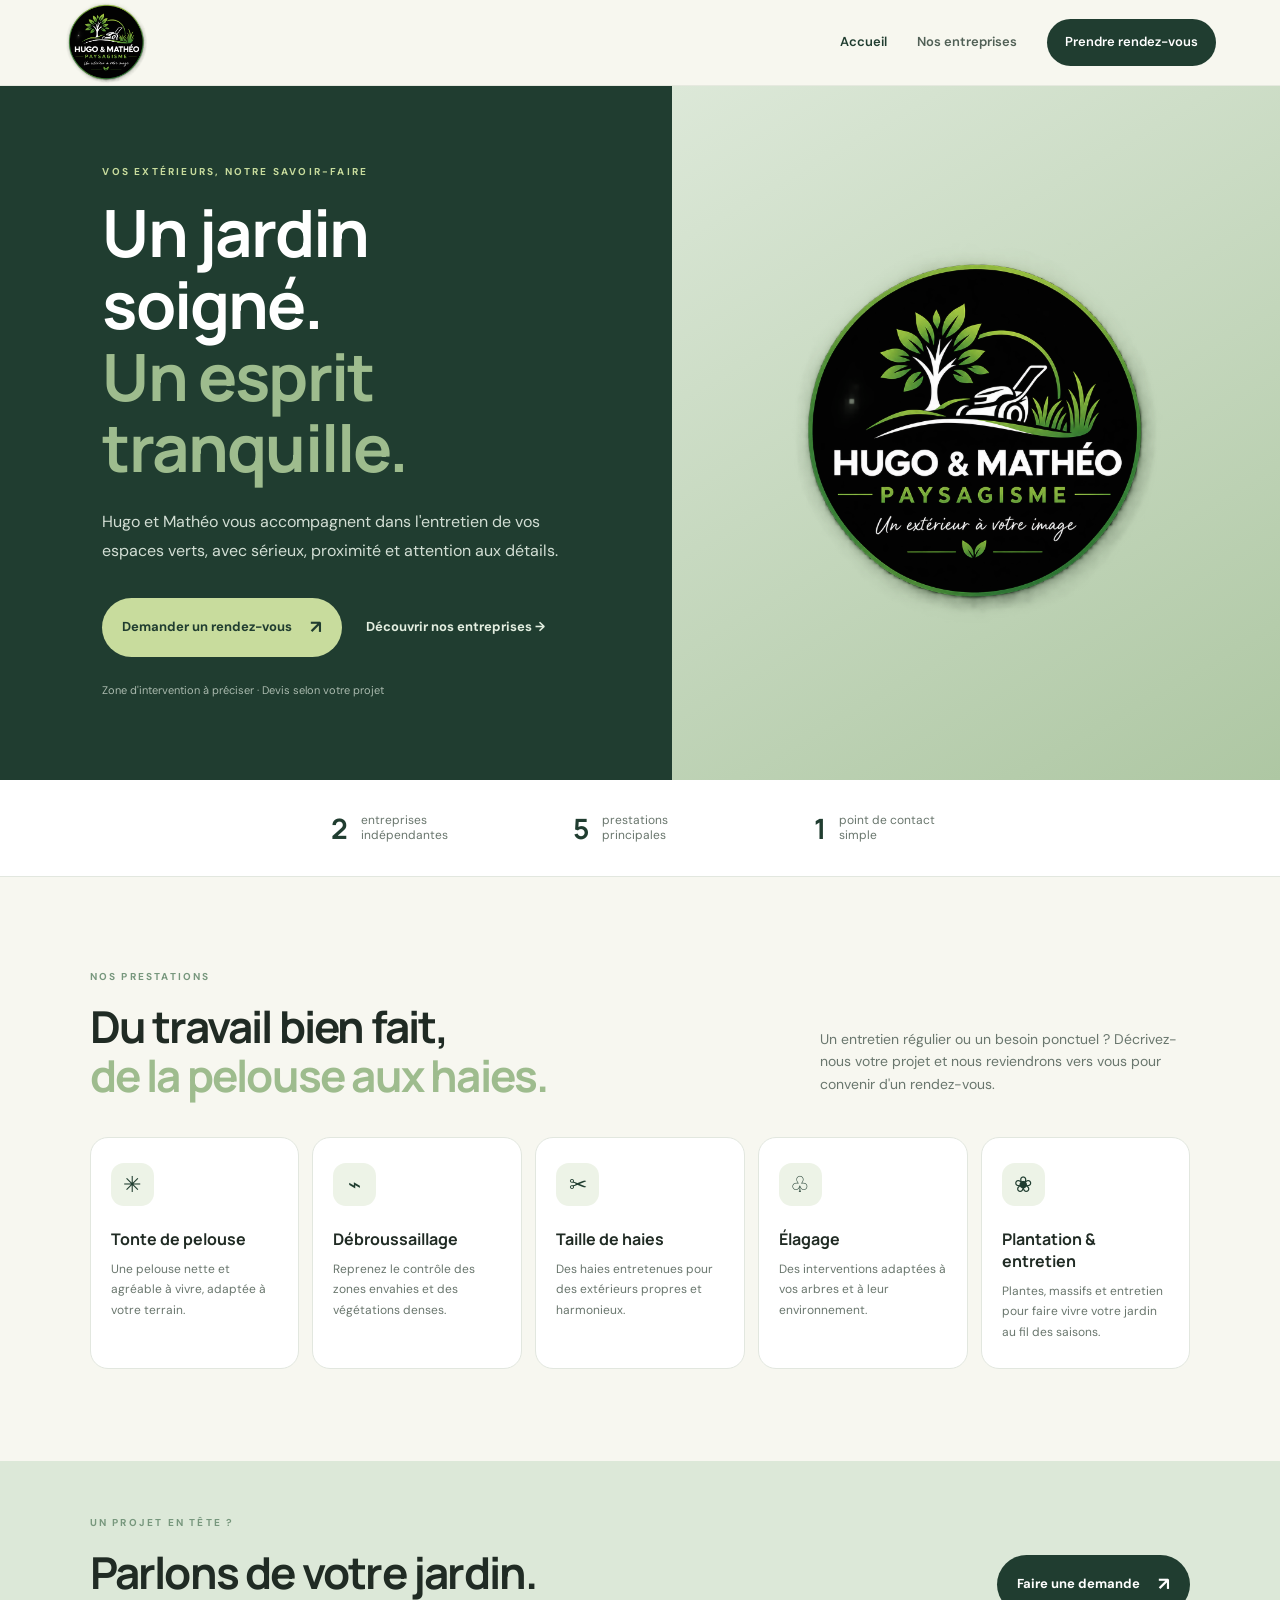
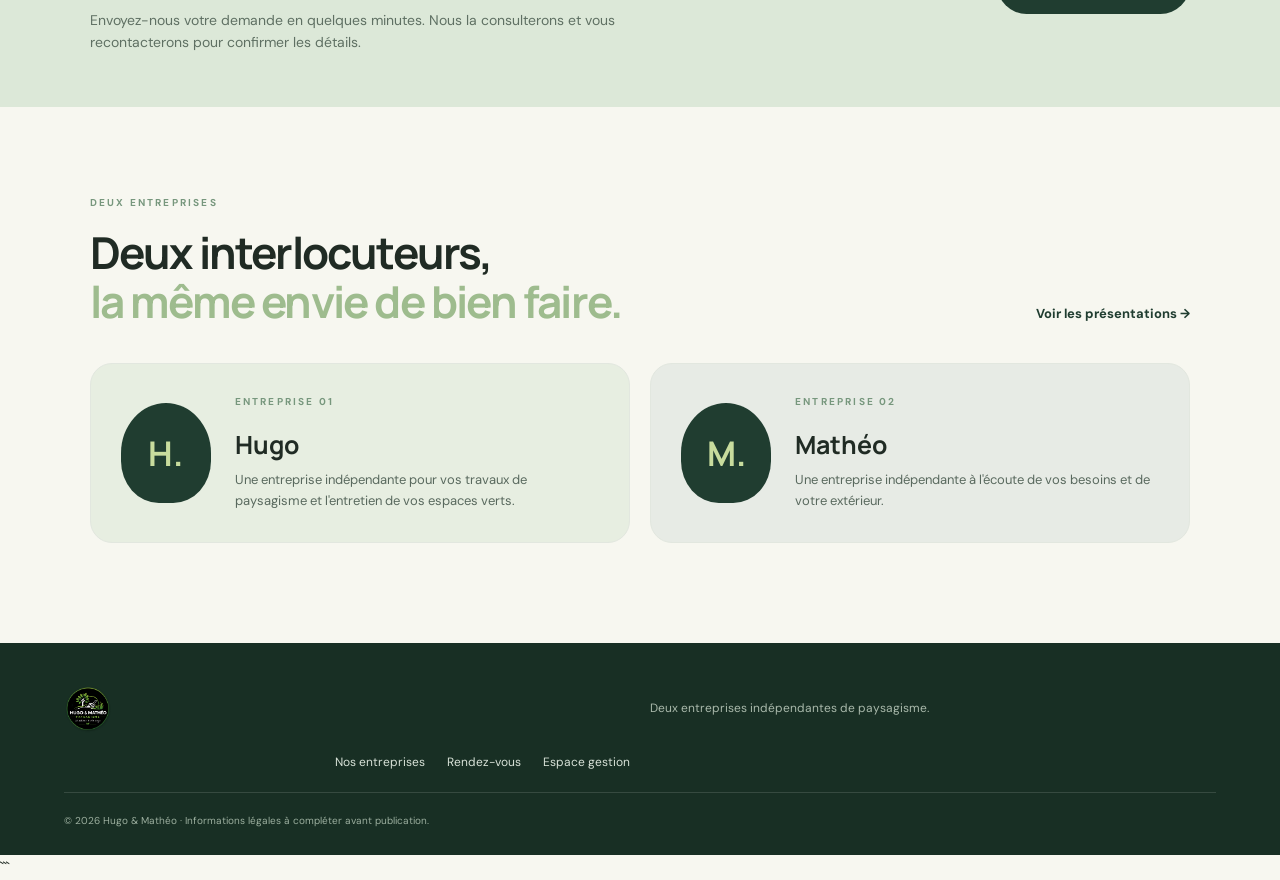
<file: index.html>
<!doctype html>
<html lang="fr">
<head>
  <meta charset="utf-8">
  <meta name="viewport" content="width=device-width, initial-scale=1">

  <meta name="description" content="Hugo et Mathéo, deux entreprises de paysagisme pour l'entretien de vos espaces extérieurs.">

  <title>Hugo & Mathéo — Paysagisme</title>
  <link rel="stylesheet" href="style.css">
</head>

<body>

<header class="site-header">

  <a class="brand" href="index.html">
    <img
      src="logo-hugo-matheo.png"
      alt="Hugo & Mathéo Paysagisme"
      class="site-logo"
    >
  </a>

  <button
    class="menu-toggle"
    aria-label="Ouvrir le menu"
    aria-expanded="false"
  >☰</button>

  <nav class="nav">
    <a class="active" href="index.html">Accueil</a>
    <a href="entreprises.html">Nos entreprises</a>
    <a href="rendez-vous.html" class="nav-cta">Prendre rendez-vous</a>
  </nav>

</header>

<main>

  <!-- BANNIÈRE D'ACCUEIL -->
  <section class="hero">

    <div class="hero-content">

      <p class="eyebrow">VOS EXTÉRIEURS, NOTRE SAVOIR-FAIRE</p>

      <h1>
        Un jardin soigné.<br>
        <em>Un esprit tranquille.</em>
      </h1>

      <p class="hero-lead">
        Hugo et Mathéo vous accompagnent dans l'entretien de vos espaces
        verts, avec sérieux, proximité et attention aux détails.
      </p>

      <div class="hero-actions">
        <a class="button button-light" href="rendez-vous.html">
          Demander un rendez-vous <span>↗</span>
        </a>

        <a class="text-link light-link" href="entreprises.html">
          Découvrir nos entreprises →
        </a>
      </div>

      <p class="hero-note">
        Zone d'intervention à préciser · Devis selon votre projet
      </p>

    </div>

    <!-- LOGO À LA PLACE DES ARBRES -->
    <div class="hero-art hero-logo">
      <img
        src="logo-hugo-matheo.png"
        alt="Logo Hugo & Mathéo Paysagisme"
        class="hero-logo-img"
      >
    </div>

  </section>


  <!-- CHIFFRES CLÉS -->
  <section class="trust-strip">

    <div>
      <strong>2</strong>
      <span>entreprises indépendantes</span>
    </div>

    <div>
      <strong>5</strong>
      <span>prestations principales</span>
    </div>

    <div>
      <strong>1</strong>
      <span>point de contact simple</span>
    </div>

  </section>


  <!-- PRESTATIONS -->
  <section class="section services-section">

    <div class="section-heading">

      <div>
        <p class="eyebrow">NOS PRESTATIONS</p>

        <h2>
          Du travail bien fait,<br>
          <em>de la pelouse aux haies.</em>
        </h2>
      </div>

      <p>
        Un entretien régulier ou un besoin ponctuel ?
        Décrivez-nous votre projet et nous reviendrons vers vous
        pour convenir d'un rendez-vous.
      </p>

    </div>

    <div class="service-grid">

      <article class="service-card">
        <span class="service-icon">✳</span>
        <h3>Tonte de pelouse</h3>
        <p>
          Une pelouse nette et agréable à vivre, adaptée à votre terrain.
        </p>
      </article>

      <article class="service-card">
        <span class="service-icon">⌁</span>
        <h3>Débroussaillage</h3>
        <p>
          Reprenez le contrôle des zones envahies et des végétations denses.
        </p>
      </article>

      <article class="service-card">
        <span class="service-icon">✂</span>
        <h3>Taille de haies</h3>
        <p>
          Des haies entretenues pour des extérieurs propres et harmonieux.
        </p>
      </article>

      <article class="service-card">
        <span class="service-icon">♧</span>
        <h3>Élagage</h3>
        <p>
          Des interventions adaptées à vos arbres et à leur environnement.
        </p>
      </article>

      <article class="service-card">
        <span class="service-icon">❀</span>
        <h3>Plantation & entretien</h3>
        <p>
          Plantes, massifs et entretien pour faire vivre votre jardin
          au fil des saisons.
        </p>
      </article>

    </div>

  </section>


  <!-- APPEL À L'ACTION -->
  <section class="split-cta">

    <div>
      <p class="eyebrow">UN PROJET EN TÊTE ?</p>

      <h2>Parlons de votre jardin.</h2>

      <p>
        Envoyez-nous votre demande en quelques minutes.
        Nous la consulterons et vous recontacterons pour confirmer les détails.
      </p>
    </div>

    <a class="button button-dark" href="rendez-vous.html">
      Faire une demande <span>↗</span>
    </a>

  </section>


  <!-- PRÉSENTATION DES DEUX ENTREPRISES -->
  <section class="section team-preview">

    <div class="section-heading">

      <div>
        <p class="eyebrow">DEUX ENTREPRISES</p>

        <h2>
          Deux interlocuteurs,<br>
          <em>la même envie de bien faire.</em>
        </h2>
      </div>

      <a class="text-link" href="entreprises.html">
        Voir les présentations →
      </a>

    </div>

    <div class="people-grid">

      <article class="person-card person-hugo">

        <div class="person-monogram">H.</div>

        <div>
          <p class="eyebrow">ENTREPRISE 01</p>
          <h3>Hugo</h3>

          <p>
            Une entreprise indépendante pour vos travaux de paysagisme
            et l'entretien de vos espaces verts.
          </p>
        </div>

      </article>

      <article class="person-card person-matheo">

        <div class="person-monogram">M.</div>

        <div>
          <p class="eyebrow">ENTREPRISE 02</p>
          <h3>Mathéo</h3>

          <p>
            Une entreprise indépendante à l'écoute de vos besoins
            et de votre extérieur.
          </p>
        </div>

      </article>

    </div>

  </section>

</main>


<!-- PIED DE PAGE -->
<footer class="footer">

  <a class="brand brand-footer" href="index.html">
    <img
      src="logo-hugo-matheo.png"
      alt="Hugo & Mathéo Paysagisme"
      class="site-logo"
    >
  </a>

  <p>Deux entreprises indépendantes de paysagisme.</p>

  <div>
    <a href="entreprises.html">Nos entreprises</a>
    <a href="rendez-vous.html">Rendez-vous</a>
    <a href="gestion.html">Espace gestion</a>
  </div>

  <small>
    © <span data-year></span> Hugo & Mathéo ·
    Informations légales à compléter avant publication.
  </small>

</footer>

<script src="js/common.js"></script>

</body>
</html>
```
</file>
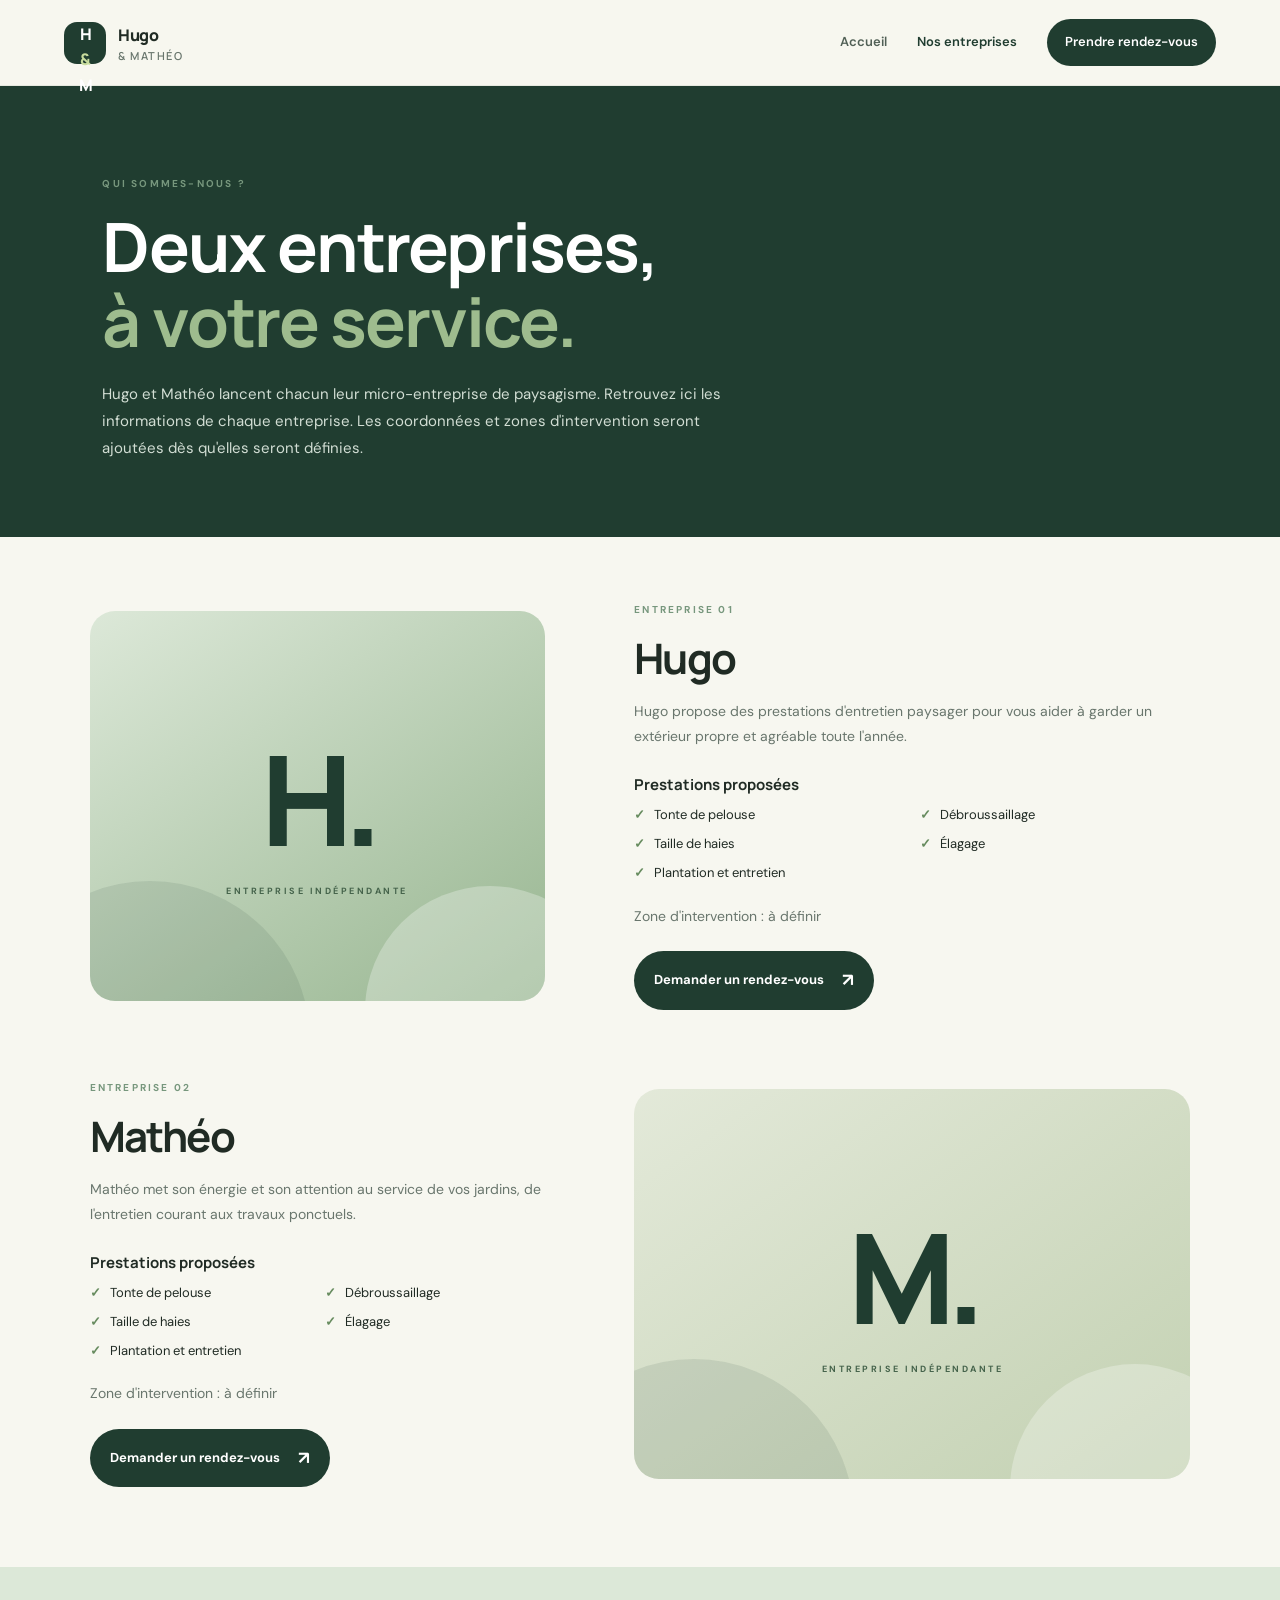
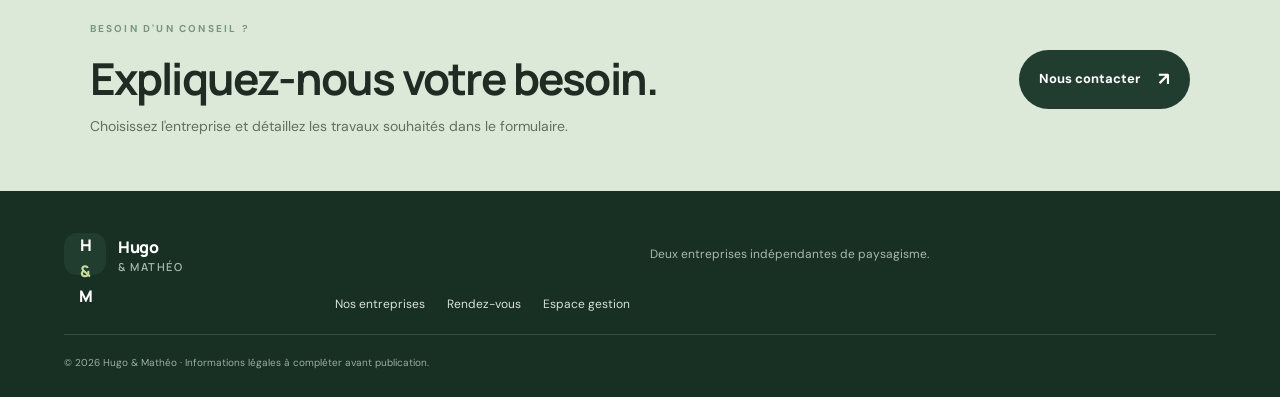
<file: entreprises.html>
<!doctype html><html lang="fr"><head><meta charset="utf-8"><meta name="viewport" content="width=device-width, initial-scale=1"><title>Nos entreprises — Hugo & Mathéo</title><link rel="stylesheet" href="style.css"></head><body>
<header class="site-header"><a class="brand" href="index.html"><span class="brand-mark">H<span>&</span>M</span><span>Hugo <small>& Mathéo</small></span></a><button class="menu-toggle" aria-label="Ouvrir le menu" aria-expanded="false">☰</button><nav class="nav"><a href="index.html">Accueil</a><a class="active" href="entreprises.html">Nos entreprises</a><a href="rendez-vous.html" class="nav-cta">Prendre rendez-vous</a></nav></header>
<main><section class="page-hero"><p class="eyebrow">QUI SOMMES-NOUS ?</p><h1>Deux entreprises,<br><em>à votre service.</em></h1><p>Hugo et Mathéo lancent chacun leur micro-entreprise de paysagisme. Retrouvez ici les informations de chaque entreprise. Les coordonnées et zones d'intervention seront ajoutées dès qu'elles seront définies.</p></section>
<section class="section company-list"><article class="company-detail"><div class="company-visual visual-hugo"><span>H.</span><p>ENTREPRISE INDÉPENDANTE</p></div><div class="company-copy"><p class="eyebrow">ENTREPRISE 01</p><h2>Hugo</h2><p>Hugo propose des prestations d'entretien paysager pour vous aider à garder un extérieur propre et agréable toute l'année.</p><h3>Prestations proposées</h3><ul class="check-list"><li>Tonte de pelouse</li><li>Débroussaillage</li><li>Taille de haies</li><li>Élagage</li><li>Plantation et entretien</li></ul><p class="muted">Zone d'intervention : à définir</p><a class="button button-dark" href="rendez-vous.html?entreprise=hugo">Demander un rendez-vous <span>↗</span></a></div></article>
<article class="company-detail company-reverse"><div class="company-visual visual-matheo"><span>M.</span><p>ENTREPRISE INDÉPENDANTE</p></div><div class="company-copy"><p class="eyebrow">ENTREPRISE 02</p><h2>Mathéo</h2><p>Mathéo met son énergie et son attention au service de vos jardins, de l'entretien courant aux travaux ponctuels.</p><h3>Prestations proposées</h3><ul class="check-list"><li>Tonte de pelouse</li><li>Débroussaillage</li><li>Taille de haies</li><li>Élagage</li><li>Plantation et entretien</li></ul><p class="muted">Zone d'intervention : à définir</p><a class="button button-dark" href="rendez-vous.html?entreprise=matheo">Demander un rendez-vous <span>↗</span></a></div></article></section>
<section class="split-cta"><div><p class="eyebrow">BESOIN D'UN CONSEIL ?</p><h2>Expliquez-nous votre besoin.</h2><p>Choisissez l'entreprise et détaillez les travaux souhaités dans le formulaire.</p></div><a class="button button-dark" href="rendez-vous.html">Nous contacter <span>↗</span></a></section></main>
<footer class="footer"><a class="brand brand-footer" href="index.html"><span class="brand-mark">H<span>&</span>M</span><span>Hugo <small>& Mathéo</small></span></a><p>Deux entreprises indépendantes de paysagisme.</p><div><a href="entreprises.html">Nos entreprises</a><a href="rendez-vous.html">Rendez-vous</a><a href="gestion.html">Espace gestion</a></div><small>© <span data-year></span> Hugo & Mathéo · Informations légales à compléter avant publication.</small></footer><script src="js/common.js"></script></body></html>
</file>
<file: style.css>
@import url('https://fonts.googleapis.com/css2?family=DM+Sans:wght@400;500;600;700&family=Manrope:wght@400;500;600;700;800&display=swap');
:root{--forest:#203d30;--forest-2:#2e5140;--sage:#dce8d8;--lime:#c8dc9d;--cream:#f7f7f0;--paper:#fff;--ink:#202b24;--muted:#69766d;--line:#e2e7df;--radius:22px;--shadow:0 18px 55px rgba(25,51,37,.08)}*{box-sizing:border-box}html{scroll-behavior:smooth}body{margin:0;background:var(--cream);color:var(--ink);font-family:'DM Sans',sans-serif;line-height:1.6}a{color:inherit;text-decoration:none}button,input,select,textarea{font:inherit}button,a,select{touch-action:manipulation}.site-header{height:86px;padding:0 max(5vw,24px);display:flex;align-items:center;justify-content:space-between;gap:25px;background:rgba(247,247,240,.96);border-bottom:1px solid rgba(32,61,48,.08);position:relative;z-index:10}.brand{display:flex;align-items:center;gap:12px;font-family:Manrope,sans-serif;font-size:16px;font-weight:800;letter-spacing:-.4px}.brand small{display:block;font-size:11px;line-height:1.2;letter-spacing:1.5px;text-transform:uppercase;color:var(--muted);font-weight:600}.brand-mark{width:42px;height:42px;border-radius:13px;background:var(--forest);color:#fff;display:grid;place-items:center;font-size:16px;letter-spacing:-1px}.brand-mark span{color:var(--lime)}.nav{display:flex;align-items:center;gap:30px;font-size:13px;font-weight:600;color:#516056}.nav a{transition:color .2s}.nav a:hover,.nav .active{color:var(--forest)}.nav .nav-cta{background:var(--forest);color:white;padding:13px 18px;border-radius:100px}.nav .nav-cta:hover{background:var(--forest-2)}.menu-toggle{display:none;border:0;background:transparent;font-size:25px;color:var(--forest)}.hero{min-height:590px;background:var(--forest);color:white;display:grid;grid-template-columns:1.05fr .95fr;overflow:hidden}.hero-content{padding:78px 6vw 70px max(8vw,30px);align-self:center;position:relative;z-index:2}.eyebrow{font-size:10px;letter-spacing:2.2px;font-weight:700;color:#77977d;margin:0 0 17px}.hero .eyebrow{color:var(--lime)}h1,h2,h3,p{margin-top:0}h1,h2{font-family:Manrope,sans-serif;letter-spacing:-1.8px;line-height:1.1;font-weight:700}h1{font-size:clamp(42px,5.1vw,70px);margin-bottom:24px}h1 em,h2 em{font-style:normal;color:#9ebc8e}.hero-lead{max-width:490px;color:#d2ded4;font-size:16px;line-height:1.8}.hero-actions{display:flex;align-items:center;flex-wrap:wrap;gap:24px;margin-top:32px}.button{display:inline-flex;align-items:center;justify-content:center;gap:18px;padding:15px 20px;border:0;border-radius:100px;font-size:13px;font-weight:700;cursor:pointer;transition:transform .2s,background .2s;min-height:48px}.button:hover{transform:translateY(-2px)}.button span{font-size:18px}.button-light{background:var(--lime);color:var(--forest)}.button-dark{background:var(--forest);color:white}.button-dark:hover{background:var(--forest-2)}.button-outline{border:1px solid var(--line);background:white;color:var(--forest)}.text-link{font-size:13px;font-weight:700;color:var(--forest)}.light-link{color:#e3eee0}.hero-note{font-size:11px;color:#aabaae;margin-top:25px}.hero-art{position:relative;min-height:590px;background:linear-gradient(150deg,#dce8d8,#aec7a3);overflow:hidden}.sun{position:absolute;width:100px;height:100px;border-radius:50%;background:#f4e7b6;top:15%;right:19%;box-shadow:0 0 0 24px rgba(255,255,255,.1)}.hill{position:absolute;border-radius:50% 50% 0 0;bottom:-16%;width:125%;height:67%;transform:rotate(-10deg)}.hill-back{background:#88a987;left:-24%;bottom:-5%}.hill-front{background:#527b5d;left:5%;bottom:-25%;transform:rotate(15deg)}.tree{position:absolute;z-index:2;width:92px;height:210px;bottom:20%;left:26%}.tree i{position:absolute;bottom:0;left:40px;width:12px;height:90px;background:#6b5842;border-radius:10px}.tree b{position:absolute;bottom:54px;left:0;width:90px;height:115px;background:#2f5a42;border-radius:48% 52% 42% 45%;box-shadow:inset -12px -6px rgba(0,0,0,.07)}.tree-two{transform:scale(.72);left:48%;bottom:12%}.tree-two b{background:#3f6a4d}.path{position:absolute;z-index:3;bottom:-5%;right:0;width:38%;height:65%;background:#e8dfc6;clip-path:polygon(62% 0,100% 0,100% 100%,0 100%)}.art-label{position:absolute;z-index:4;right:8%;bottom:10%;display:flex;align-items:center;gap:12px;padding:15px 18px;border-radius:15px;background:rgba(255,255,255,.91);color:var(--forest);font-size:11px;box-shadow:var(--shadow)}.art-label>span:first-child{font-size:25px}.art-label strong{font-size:15px}.trust-strip{display:flex;justify-content:center;gap:clamp(35px,8vw,125px);padding:29px 24px;background:white;border-bottom:1px solid var(--line)}.trust-strip div{display:flex;align-items:center;gap:13px}.trust-strip strong{font:700 28px Manrope;color:var(--forest)}.trust-strip span{font-size:12px;color:var(--muted);max-width:110px;line-height:1.3}.section{padding:92px max(7vw,24px)}.section-heading{display:flex;justify-content:space-between;align-items:end;gap:35px;margin-bottom:38px}.section-heading h2,.split-cta h2{font-size:clamp(30px,3.5vw,44px);margin-bottom:0}.section-heading>p{max-width:370px;font-size:14px;color:var(--muted);margin-bottom:4px}.service-grid{display:grid;grid-template-columns:repeat(5,1fr);gap:13px}.service-card{padding:25px 20px 26px;background:white;border:1px solid var(--line);border-radius:18px;min-height:220px;transition:transform .2s,box-shadow .2s}.service-card:hover{transform:translateY(-4px);box-shadow:var(--shadow)}.service-icon{display:grid;place-items:center;width:43px;height:43px;border-radius:13px;background:#edf3e7;color:var(--forest);font-size:22px;margin-bottom:22px}.service-card h3{font:700 16px Manrope;margin-bottom:9px}.service-card p{font-size:12px;line-height:1.7;color:var(--muted);margin-bottom:0}.split-cta{padding:54px max(7vw,24px);background:var(--sage);display:flex;align-items:center;justify-content:space-between;gap:35px}.split-cta h2{margin-bottom:12px}.split-cta p:not(.eyebrow){max-width:590px;font-size:14px;color:#5f7063;margin-bottom:0}.team-preview{padding-top:88px;padding-bottom:100px}.people-grid{display:grid;grid-template-columns:1fr 1fr;gap:20px}.person-card{display:flex;align-items:center;gap:24px;padding:30px;border-radius:22px;background:white;border:1px solid var(--line)}.person-hugo{background:#e7eee1}.person-matheo{background:#e7ebe5}.person-monogram{flex:0 0 90px;width:90px;height:100px;border-radius:50% 50% 42% 42%;display:grid;place-items:center;background:var(--forest);color:var(--lime);font:700 34px Manrope}.person-card h3{font:700 25px Manrope;margin-bottom:8px}.person-card p:not(.eyebrow){font-size:13px;color:#59695e;margin-bottom:0}.footer{background:#182f24;color:#d8e2d8;padding:42px max(5vw,24px) 26px;display:grid;grid-template-columns:1fr 1fr;align-items:center;gap:20px}.brand-footer{color:white}.brand-footer small{color:#a9b9ab}.footer>p{font-size:12px;color:#a9b9ab;margin:0}.footer>div{display:flex;justify-content:flex-end;gap:22px;font-size:12px}.footer>small{grid-column:1/-1;padding-top:20px;border-top:1px solid rgba(255,255,255,.13);font-size:10px;color:#9caf9f}.page-hero{padding:90px max(8vw,24px) 75px;background:var(--forest);color:white}.page-hero h1{font-size:clamp(44px,6vw,68px);margin-bottom:22px}.page-hero>p:last-child{max-width:650px;color:#d2ded4;font-size:15px;line-height:1.8;margin-bottom:0}.page-hero-compact{padding-bottom:65px}.company-list{padding-top:65px;padding-bottom:80px}.company-detail{display:grid;grid-template-columns:.9fr 1.1fr;gap:clamp(35px,7vw,95px);align-items:center;margin-bottom:70px}.company-detail:last-child{margin-bottom:0}.company-reverse .company-visual{order:2}.company-visual{min-height:390px;border-radius:25px;display:flex;align-items:center;justify-content:center;flex-direction:column;position:relative;overflow:hidden}.visual-hugo{background:linear-gradient(145deg,#dce8d8,#98b691)}.visual-matheo{background:linear-gradient(145deg,#e3e9d9,#c3d1b2)}.company-visual:before,.company-visual:after{content:"";position:absolute;border-radius:50%;background:rgba(32,61,48,.1);width:320px;height:320px;left:-100px;bottom:-200px}.company-visual:after{width:250px;height:250px;left:auto;right:-70px;bottom:-135px;background:rgba(255,255,255,.28)}.company-visual>span{position:relative;z-index:1;font:800 125px Manrope;color:var(--forest);letter-spacing:-10px}.company-visual p{position:relative;z-index:1;font-size:9px;letter-spacing:2.5px;font-weight:700;color:#45634b;margin:0}.company-copy h2{font-size:42px;margin-bottom:18px}.company-copy>p:not(.eyebrow){color:var(--muted);font-size:14px;line-height:1.8}.company-copy h3{font:700 15px Manrope;margin:25px 0 10px}.check-list{padding:0;list-style:none;display:grid;grid-template-columns:1fr 1fr;gap:8px 16px;margin:0 0 20px}.check-list li{font-size:13px}.check-list li:before{content:'✓';color:#668b5e;font-weight:700;margin-right:9px}.muted{color:var(--muted);font-size:12px}.company-copy .button{margin-top:8px}.booking-layout{padding:60px max(7vw,24px) 100px;display:grid;grid-template-columns:.75fr 1.25fr;gap:clamp(30px,7vw,90px);align-items:start}.booking-aside{padding-top:15px}.booking-aside>.eyebrow{margin-bottom:30px}.step{display:flex;gap:17px;margin-bottom:28px}.step>span{width:38px;height:38px;flex:0 0 38px;display:grid;place-items:center;border-radius:50%;background:#e3ecdc;color:var(--forest);font:700 12px Manrope}.step strong{font-size:14px}.step p{font-size:12px;color:var(--muted);margin:5px 0 0}.notice{margin-top:36px;background:#e9eee4;border-radius:14px;padding:17px;font-size:12px;color:#5c6e5e}.form-card{background:white;padding:clamp(22px,4vw,40px);border:1px solid var(--line);border-radius:22px;box-shadow:var(--shadow)}.form-row{display:flex;flex-direction:column;gap:8px;margin-bottom:20px}.form-row label,.dashboard-filters label,.appointment-actions label{font-size:12px;font-weight:700;color:#39493d}.form-row input,.form-row select,.form-row textarea,.dashboard-filters select,.appointment-actions select{width:100%;padding:13px 14px;border:1px solid #dbe2d9;border-radius:10px;background:#fcfdfb;color:var(--ink);outline:none;min-height:47px}.form-row input:focus,.form-row select:focus,.form-row textarea:focus{border-color:#71916e;box-shadow:0 0 0 3px #e5eee1}.form-row textarea{resize:vertical}.form-grid{display:grid;grid-template-columns:1fr 1fr;gap:15px}.consent{display:flex;align-items:flex-start;gap:10px;font-size:12px;color:#526155;margin:3px 0 12px}.consent input{accent-color:var(--forest);margin-top:4px}.privacy-note,.form-footnote{font-size:11px;line-height:1.7;color:#7a867d}.button-full{width:100%;margin-top:12px}.honeypot{position:absolute;left:-10000px;width:1px;height:1px;overflow:hidden}.form-message{padding:13px 15px;border-radius:10px;margin-bottom:18px;font-size:13px}.form-message.success{background:#e8f4e4;color:#28582e}.form-message.error{background:#fff0ed;color:#8a3327}.admin-body{min-height:100vh}.admin-main{max-width:1100px;margin:0 auto;padding:60px 24px 100px}.admin-intro{text-align:center;margin-bottom:32px}.admin-intro h1{font-size:clamp(40px,5vw,60px)}.admin-intro>p:last-child{color:var(--muted);font-size:14px}.login-card{max-width:480px;margin:0 auto}.dashboard-top{display:flex;justify-content:space-between;align-items:center;gap:20px;margin-bottom:28px}.dashboard-top h2{font-size:32px;margin:0 0 8px}.dashboard-top .eyebrow{margin-bottom:8px}.dashboard-filters{display:flex;align-items:center;gap:12px;flex-wrap:wrap;padding:18px;background:white;border:1px solid var(--line);border-radius:15px;margin-bottom:20px}.dashboard-filters select{width:auto;min-width:150px;min-height:42px;padding:9px 12px}.dashboard-filters .button{min-height:42px;padding:10px 17px;margin-left:auto}.stats-grid{display:grid;grid-template-columns:repeat(4,1fr);gap:12px;margin-bottom:22px}.stat-card{padding:20px;background:white;border:1px solid var(--line);border-radius:15px}.stat-card span{display:block;font-size:11px;color:var(--muted)}.stat-card strong{display:block;font:700 28px Manrope;color:var(--forest);margin-top:4px}.appointments-list{display:grid;gap:15px}.appointment-card{background:white;border:1px solid var(--line);border-radius:17px;padding:23px}.appointment-head{display:flex;justify-content:space-between;gap:20px}.appointment-head h3{font:700 19px Manrope;margin:10px 0 3px}.appointment-meta{font-size:12px;color:var(--muted);margin:0}.appointment-date{text-align:right;font-size:12px;display:flex;flex-direction:column;gap:4px}.appointment-date span{color:var(--muted)}.status{display:inline-block;padding:5px 9px;border-radius:100px;font-size:10px;font-weight:700}.status-pending{background:#fff0ce;color:#76530a}.status-accepted{background:#e4f2df;color:#285b30}.status-declined{background:#fde5e1;color:#943d31}.status-completed{background:#e6e9e5;color:#526056}.appointment-details{border-top:1px solid var(--line);margin-top:17px;padding-top:13px}.appointment-details p{font-size:12px;margin:5px 0;overflow-wrap:anywhere}.appointment-details a{color:#365e42;text-decoration:underline}.created-date{color:#879187;font-size:10px!important;margin-top:12px!important}.appointment-actions{display:flex;align-items:center;gap:9px;flex-wrap:wrap;border-top:1px solid var(--line);padding-top:15px;margin-top:15px}.appointment-actions select{width:auto;min-width:130px;min-height:39px;padding:7px 10px;font-size:12px}.button-small{min-height:39px;padding:9px 14px;font-size:11px}.button-danger{background:#fff0ed;color:#8a3327}.empty-state{text-align:center;padding:55px 20px;background:white;border:1px dashed #cfd8cc;border-radius:18px}.empty-state>span{display:inline-grid;place-items:center;width:44px;height:44px;border-radius:50%;background:#e8f0e3;color:#4d744e;font-size:22px}.empty-state h3{font:700 19px Manrope;margin:14px 0 5px}.empty-state p{font-size:12px;color:var(--muted);margin:0}
@media(max-width:1050px){.service-grid{grid-template-columns:repeat(3,1fr)}.hero-content{padding-left:6vw}.hero-art{min-height:550px}.hero{min-height:550px}.booking-layout{grid-template-columns:.8fr 1.2fr;gap:35px}.company-detail{gap:40px}}
@media(max-width:760px){.site-header{height:72px;padding:0 20px}.menu-toggle{display:block}.nav{display:none;position:absolute;top:71px;left:0;right:0;padding:18px 22px 22px;background:var(--cream);border-bottom:1px solid var(--line);flex-direction:column;align-items:stretch;gap:17px}.nav.nav-open{display:flex}.nav .nav-cta{text-align:center}.hero{grid-template-columns:1fr}.hero-content{padding:65px 24px 52px}.hero h1{font-size:48px}.hero-art{min-height:330px}.trust-strip{justify-content:space-between;gap:12px;padding:22px 20px}.trust-strip div{gap:7px;align-items:flex-start;flex-direction:column}.trust-strip strong{font-size:24px}.trust-strip span{font-size:10px}.section{padding:65px 22px}.section-heading{display:block}.section-heading>p{margin-top:20px}.section-heading h2,.split-cta h2{font-size:34px}.service-grid{grid-template-columns:1fr 1fr}.service-card{padding:20px 16px;min-height:205px}.service-card:last-child{grid-column:1/-1;min-height:170px}.split-cta{padding:42px 22px;align-items:flex-start;flex-direction:column;gap:23px}.people-grid{grid-template-columns:1fr}.person-card{padding:22px;gap:18px}.person-monogram{flex-basis:70px;width:70px;height:78px;font-size:27px}.footer{grid-template-columns:1fr;gap:16px;padding:35px 22px 22px}.footer>div{justify-content:flex-start;flex-wrap:wrap;gap:15px}.footer>small{grid-column:auto}.page-hero{padding:65px 24px 55px}.page-hero h1{font-size:48px}.company-list{padding-top:45px}.company-detail{grid-template-columns:1fr;gap:25px;margin-bottom:55px}.company-reverse .company-visual{order:0}.company-visual{min-height:270px}.company-visual>span{font-size:95px}.company-copy h2{font-size:35px}.booking-layout{grid-template-columns:1fr;padding:38px 18px 70px;gap:28px}.booking-aside{padding:0 5px}.booking-aside>.eyebrow{margin-bottom:18px}.step{margin-bottom:18px}.notice{margin-top:22px}.form-card{padding:22px 18px}.form-grid{grid-template-columns:1fr;gap:0}.admin-main{padding:42px 16px 70px}.dashboard-top{align-items:flex-start}.dashboard-top h2{font-size:26px}.dashboard-filters{align-items:stretch;flex-direction:column}.dashboard-filters select,.dashboard-filters .button{width:100%;margin:0}.stats-grid{grid-template-columns:1fr 1fr}.appointment-card{padding:17px}.appointment-head{flex-direction:column;gap:12px}.appointment-date{text-align:left}.appointment-actions{align-items:stretch}.appointment-actions label{width:100%}.appointment-actions select,.appointment-actions button{flex:1}.appointment-actions select{width:100%}}
@media(max-width:390px){.service-grid{grid-template-columns:1fr}.service-card:last-child{grid-column:auto}.hero h1{font-size:42px}.hero-actions{align-items:flex-start;flex-direction:column}.trust-strip span{max-width:85px}}

/* Logo en haut à gauche */
.site-header .site-logo {
  display: block;
  width: 85px;
  max-width: 100%;
  height: auto;
  object-fit: contain;
}

/* Logo en bas à gauche : taille réduite uniquement ici */
.footer a.brand-footer {
  display: inline-flex;
  width: auto;
  max-width: 100%;
  flex: 0 1 auto;
}

.footer a.brand-footer img.site-logo {
  display: block;
  width: 48px !important;
  max-width: 48px !important;
  height: auto !important;
  max-height: 48px;
  object-fit: contain;
}

/* Logo du milieu : centré dans la zone visuelle, taille conservée */
.hero .hero-art {
  position: relative;
}

.hero .hero-logo-img {
  display: block;
  position: absolute;
  top: 50%;
  left: 50%;
  transform: translate(-50%, -50%);
  width: 100%;
  max-width: 380px;
  height: auto;
  object-fit: contain;
  z-index: 5;
}

/* Adaptation aux téléphones */
@media (max-width: 768px) {
  .site-header .site-logo {
    width: 70px;
  }

  .footer a.brand-footer img.site-logo {
    width: 42px !important;
    max-width: 42px !important;
    max-height: 42px;
  }
}
</file>
